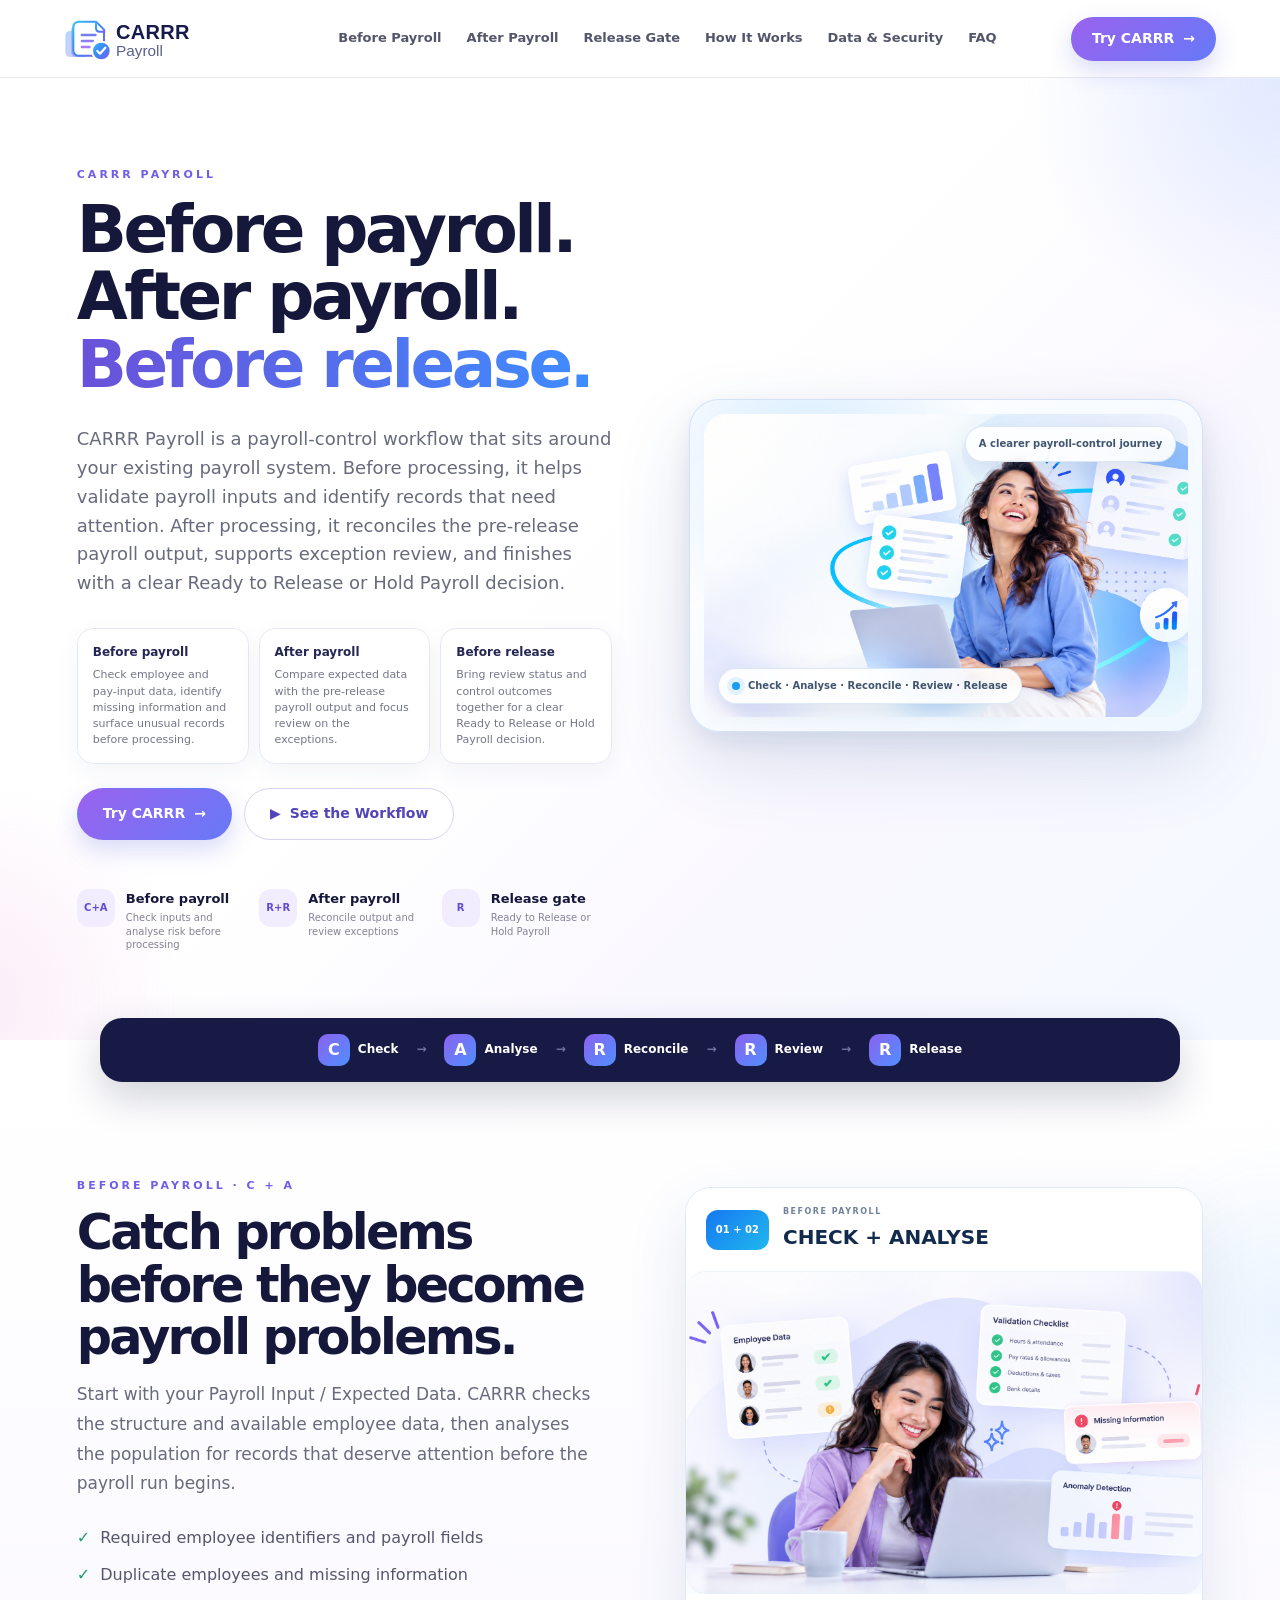
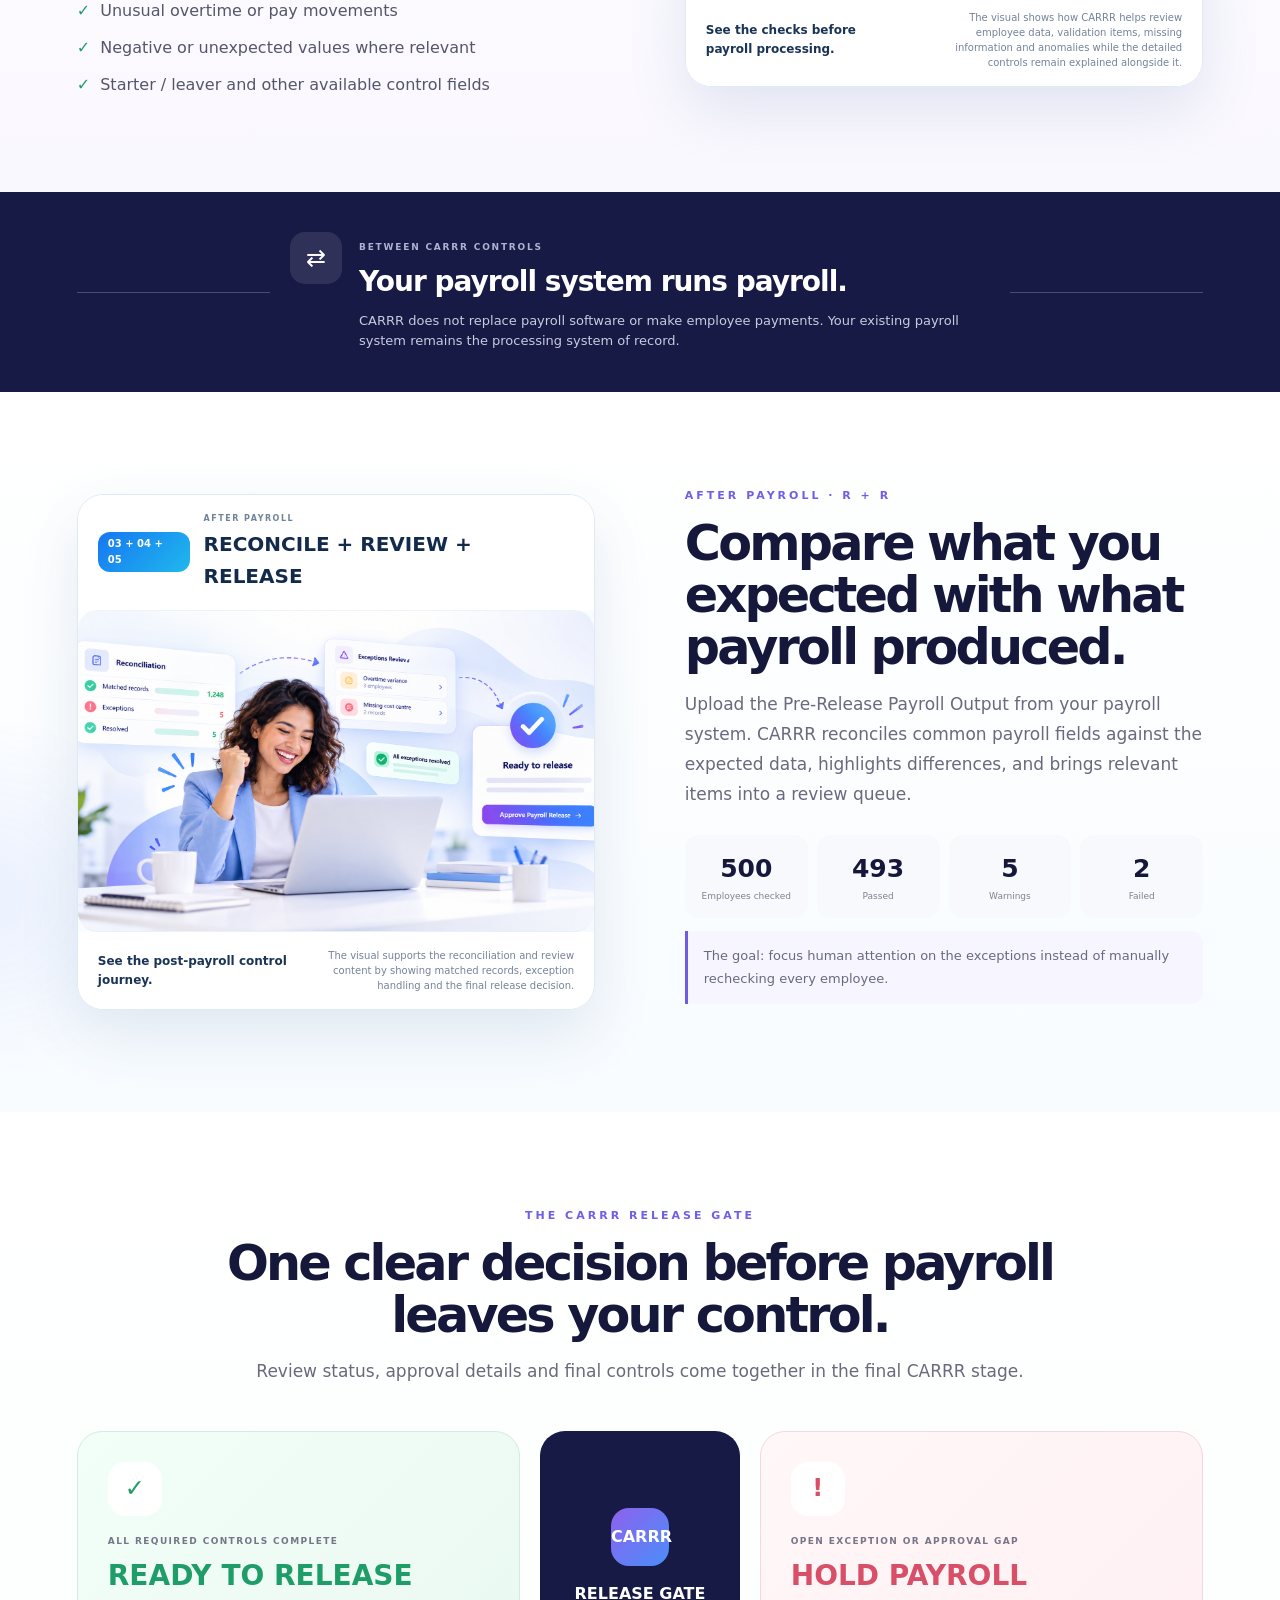
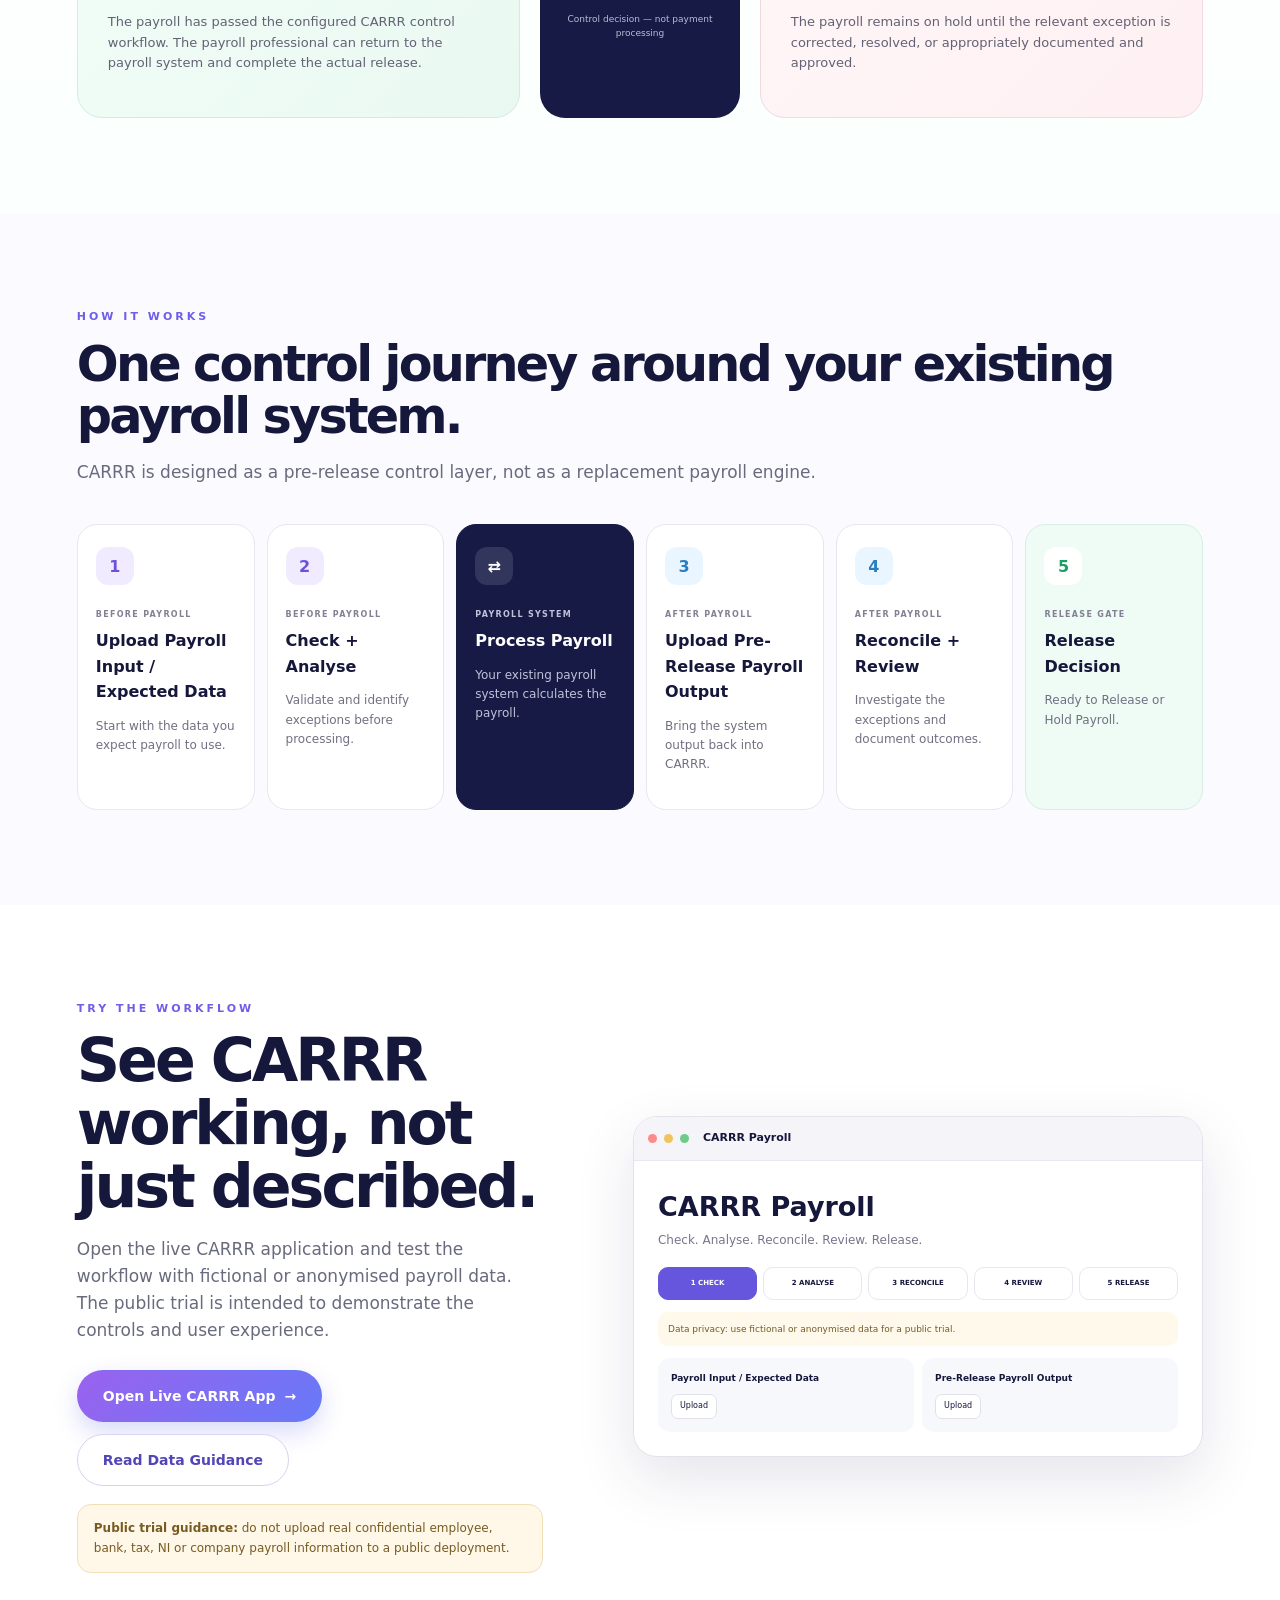
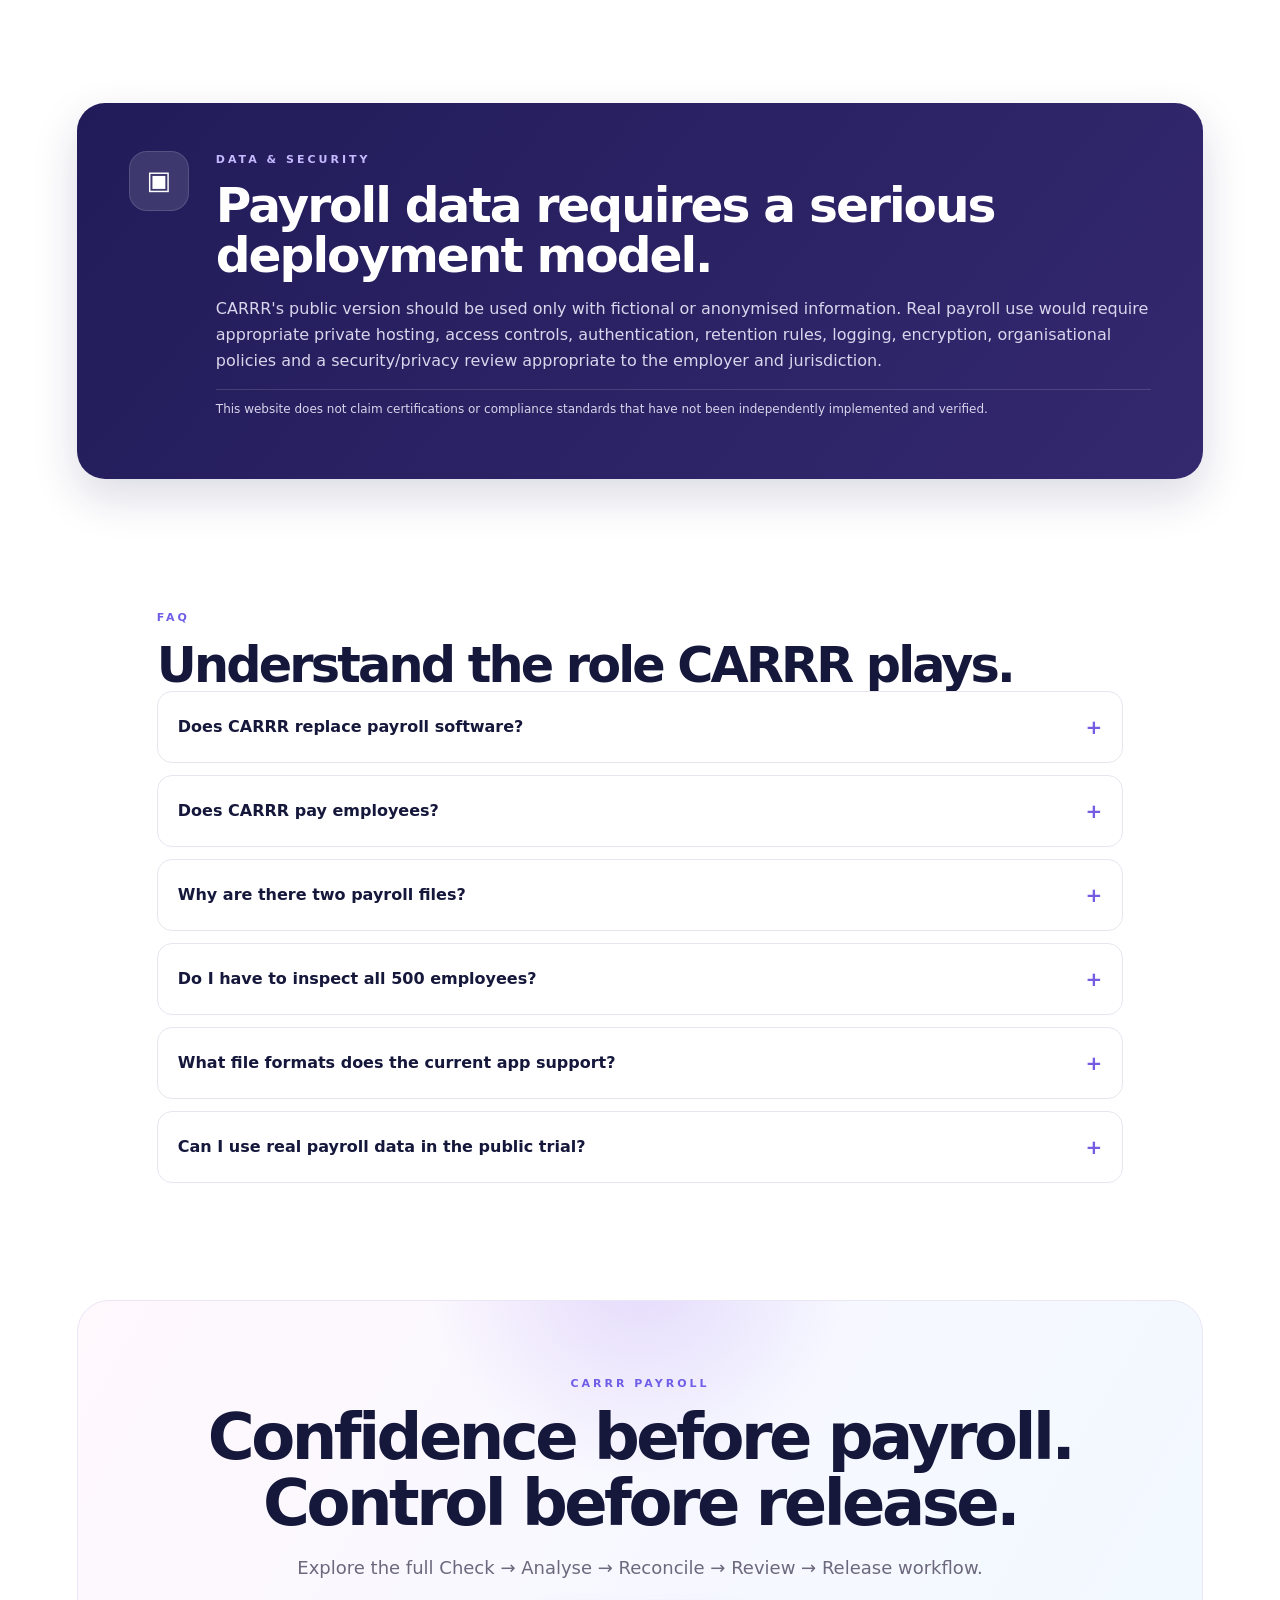
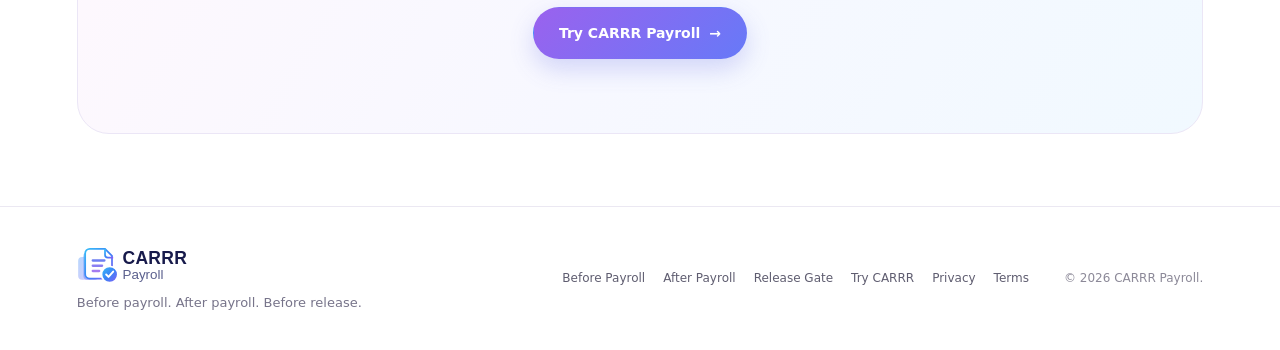
<file: index.html>
<!DOCTYPE html>
<html lang="en">
<head>
  <meta charset="UTF-8" />
  <meta name="viewport" content="width=device-width, initial-scale=1.0" />
  <meta name="description" content="CARRR Payroll — before payroll, after payroll, before release. Check, Analyse, Reconcile, Review and Release with greater confidence." />
  <title>CARRR Payroll | Before payroll. After payroll. Before release.</title>
   <meta property="og:title" content="CARRR Payroll – Payroll Control & Reconciliation Tool">
<meta property="og:description" content="CARRR Payroll helps validate payroll inputs, analyse exceptions, reconcile payroll output, review discrepancies and support a confident release decision.">
<meta property="og:type" content="website">
<meta property="og:url" content="https://venkatasindhuch-lang.github.io/payroll_reconciliation_website/">
<meta property="og:image" content="https://venkatasindhuch-lang.github.io/payroll_reconciliation_website/assets/hero-creative.png">

<meta name="twitter:card" content="summary_large_image">
<meta name="twitter:title" content="CARRR Payroll – Payroll Control & Reconciliation Tool">
<meta name="twitter:description" content="Check → Analyse → Reconcile → Review → Release">
<meta name="twitter:image" content="https://venkatasindhuch-lang.github.io/payroll_reconciliation_website/assets/hero-creative.png">
  <link rel="stylesheet" href="style.css" />
</head>
<body>
  <header class="site-header" id="top">
    <a class="brand" href="#home" aria-label="CARRR Payroll home">
      <img src="assets/carrr-logo.svg" alt="CARRR Payroll" />
    </a>

    <nav class="desktop-nav" aria-label="Primary navigation">
      <a href="#before">Before Payroll</a>
      <a href="#after">After Payroll</a>
      <a href="#gate">Release Gate</a>
      <a href="#workflow">How It Works</a>
      <a href="#security">Data & Security</a>
      <a href="#faq">FAQ</a>
    </nav>

    <div class="header-actions">
      <a class="button button-small button-primary app-link" href="https://smart-payroll-reconciliation.streamlit.app/" target="_blank" rel="noopener">Try CARRR <span>→</span></a>
      <button class="menu-toggle" aria-label="Open menu" aria-expanded="false" aria-controls="mobile-menu">
        <span></span><span></span><span></span>
      </button>
    </div>

    <nav class="mobile-nav" id="mobile-menu" aria-label="Mobile navigation">
      <a href="#before">Before Payroll</a>
      <a href="#after">After Payroll</a>
      <a href="#gate">Release Gate</a>
      <a href="#workflow">How It Works</a>
      <a href="#security">Data & Security</a>
      <a href="#faq">FAQ</a>
      <a class="app-link mobile-app-link" href="https://smart-payroll-reconciliation.streamlit.app/" target="_blank" rel="noopener">Try CARRR Payroll →</a>
    </nav>
  </header>

  <main>
    <section class="hero" id="home">
      <div class="hero-glow hero-glow-one"></div>
      <div class="hero-glow hero-glow-two"></div>

      <div class="hero-copy reveal">
        <p class="eyebrow">CARRR PAYROLL</p>
        <h1>Before payroll.<br />After payroll.<br /><span>Before release.</span></h1>
        <p class="hero-lead">
          CARRR Payroll is a payroll-control workflow that sits around your existing payroll system. Before processing, it helps validate payroll inputs and identify records that need attention. After processing, it reconciles the pre-release payroll output, supports exception review, and finishes with a clear Ready to Release or Hold Payroll decision.
        </p>

        <div class="hero-brief" aria-label="What CARRR Payroll does">
          <div><b>Before payroll</b><span>Check employee and pay-input data, identify missing information and surface unusual records before processing.</span></div>
          <div><b>After payroll</b><span>Compare expected data with the pre-release payroll output and focus review on the exceptions.</span></div>
          <div><b>Before release</b><span>Bring review status and control outcomes together for a clear Ready to Release or Hold Payroll decision.</span></div>
        </div>

        <div class="hero-buttons">
          <a class="button button-primary app-link" href="https://smart-payroll-reconciliation.streamlit.app/" target="_blank" rel="noopener">Try CARRR <span>→</span></a>
          <a class="button button-secondary" href="#workflow"><span class="play-dot">▶</span> See the Workflow</a>
        </div>
        <div class="hero-points" aria-label="Product highlights">
          <div><span class="mini-icon">C+A</span><p><strong>Before payroll</strong><small>Check inputs and analyse risk before processing</small></p></div>
          <div><span class="mini-icon">R+R</span><p><strong>After payroll</strong><small>Reconcile output and review exceptions</small></p></div>
          <div><span class="mini-icon">R</span><p><strong>Release gate</strong><small>Ready to Release or Hold Payroll</small></p></div>
        </div>
      </div>

      <div class="hero-visual reveal" aria-label="CARRR Payroll product dashboard">
        <div class="product-visual product-visual-hero">
          <img src="assets/hero-creative.png" alt="CARRR Payroll professional using payroll controls, validation and review indicators" />
          <div class="visual-badge visual-badge-top">A clearer payroll-control journey</div>
          <div class="visual-badge visual-badge-bottom"><span></span> Check · Analyse · Reconcile · Review · Release</div>
        </div>
      </div>
    </section>

    <section class="control-band reveal" aria-label="CARRR methodology">
      <div><b>C</b><span>Check</span></div>
      <span class="band-arrow">→</span>
      <div><b>A</b><span>Analyse</span></div>
      <span class="band-arrow">→</span>
      <div><b>R</b><span>Reconcile</span></div>
      <span class="band-arrow">→</span>
      <div><b>R</b><span>Review</span></div>
      <span class="band-arrow">→</span>
      <div><b>R</b><span>Release</span></div>
    </section>

    <section class="section split-section before-section" id="before">
      <div class="split-copy reveal">
        <p class="eyebrow">BEFORE PAYROLL · C + A</p>
        <h2>Catch problems before they become payroll problems.</h2>
        <p>
          Start with your Payroll Input / Expected Data. CARRR checks the structure and available employee data, then analyses the population for records that deserve attention before the payroll run begins.
        </p>
        <ul class="check-list">
          <li><span>✓</span> Required employee identifiers and payroll fields</li>
          <li><span>✓</span> Duplicate employees and missing information</li>
          <li><span>✓</span> Unusual overtime or pay movements</li>
          <li><span>✓</span> Negative or unexpected values where relevant</li>
          <li><span>✓</span> Starter / leaver and other available control fields</li>
        </ul>
      </div>
      <div class="stage-showcase visual-showcase reveal">
        <div class="showcase-kicker"><span>01 + 02</span><div><small>BEFORE PAYROLL</small><h3>CHECK + ANALYSE</h3></div></div>
        <img src="assets/before-creative.png" alt="Before payroll validation, employee data checks, missing information and anomaly analysis" />
        <div class="showcase-caption"><b>See the checks before payroll processing.</b><span>The visual shows how CARRR helps review employee data, validation items, missing information and anomalies while the detailed controls remain explained alongside it.</span></div>
      </div>
    </section>

    <section class="payroll-run-section reveal">
      <div class="run-line"></div>
      <div class="run-core"><span>⇄</span><div><small>BETWEEN CARRR CONTROLS</small><h2>Your payroll system runs payroll.</h2><p>CARRR does not replace payroll software or make employee payments. Your existing payroll system remains the processing system of record.</p></div></div>
      <div class="run-line"></div>
    </section>

    <section class="section split-section after-section" id="after">
      <div class="stage-showcase visual-showcase reveal">
        <div class="showcase-kicker"><span>03 + 04 + 05</span><div><small>AFTER PAYROLL</small><h3>RECONCILE + REVIEW + RELEASE</h3></div></div>
        <img src="assets/after-creative.png" alt="After payroll reconciliation, exception review and confident release decision" />
        <div class="showcase-caption"><b>See the post-payroll control journey.</b><span>The visual supports the reconciliation and review content by showing matched records, exception handling and the final release decision.</span></div>
      </div>
      <div class="split-copy reveal">
        <p class="eyebrow">AFTER PAYROLL · R + R</p>
        <h2>Compare what you expected with what payroll produced.</h2>
        <p>
          Upload the Pre-Release Payroll Output from your payroll system. CARRR reconciles common payroll fields against the expected data, highlights differences, and brings relevant items into a review queue.
        </p>
        <div class="metrics-demo">
          <div><strong>500</strong><span>Employees checked</span></div>
          <div><strong>493</strong><span>Passed</span></div>
          <div><strong>5</strong><span>Warnings</span></div>
          <div><strong>2</strong><span>Failed</span></div>
        </div>
        <p class="focus-note">The goal: focus human attention on the exceptions instead of manually rechecking every employee.</p>
      </div>
    </section>

    <section class="section release-section" id="gate">
      <div class="section-heading centered reveal">
        <p class="eyebrow">THE CARRR RELEASE GATE</p>
        <h2>One clear decision before payroll leaves your control.</h2>
        <p>Review status, approval details and final controls come together in the final CARRR stage.</p>
      </div>

      <div class="gate-layout">
        <div class="gate-card ready reveal">
          <div class="gate-icon">✓</div>
          <small>ALL REQUIRED CONTROLS COMPLETE</small>
          <h3>READY TO RELEASE</h3>
          <p>The payroll has passed the configured CARRR control workflow. The payroll professional can return to the payroll system and complete the actual release.</p>
        </div>
        <div class="gate-center reveal">
          <span>CARRR</span>
          <b>RELEASE GATE</b>
          <small>Control decision — not payment processing</small>
        </div>
        <div class="gate-card hold reveal">
          <div class="gate-icon">!</div>
          <small>OPEN EXCEPTION OR APPROVAL GAP</small>
          <h3>HOLD PAYROLL</h3>
          <p>The payroll remains on hold until the relevant exception is corrected, resolved, or appropriately documented and approved.</p>
        </div>
      </div>
    </section>

    <section class="section workflow-section" id="workflow">
      <div class="section-heading reveal">
        <p class="eyebrow">HOW IT WORKS</p>
        <h2>One control journey around your existing payroll system.</h2>
        <p>CARRR is designed as a pre-release control layer, not as a replacement payroll engine.</p>
      </div>

      <div class="workflow-timeline reveal">
        <div class="timeline-card before"><span>1</span><small>BEFORE PAYROLL</small><h3>Upload Payroll Input / Expected Data</h3><p>Start with the data you expect payroll to use.</p></div>
        <div class="timeline-card before"><span>2</span><small>BEFORE PAYROLL</small><h3>Check + Analyse</h3><p>Validate and identify exceptions before processing.</p></div>
        <div class="timeline-card run"><span>⇄</span><small>PAYROLL SYSTEM</small><h3>Process Payroll</h3><p>Your existing payroll system calculates the payroll.</p></div>
        <div class="timeline-card after"><span>3</span><small>AFTER PAYROLL</small><h3>Upload Pre-Release Payroll Output</h3><p>Bring the system output back into CARRR.</p></div>
        <div class="timeline-card after"><span>4</span><small>AFTER PAYROLL</small><h3>Reconcile + Review</h3><p>Investigate the exceptions and document outcomes.</p></div>
        <div class="timeline-card gate"><span>5</span><small>RELEASE GATE</small><h3>Release Decision</h3><p>Ready to Release or Hold Payroll.</p></div>
      </div>
    </section>

    <section class="section trial-section" id="trial">
      <div class="trial-copy reveal">
        <p class="eyebrow">TRY THE WORKFLOW</p>
        <h2>See CARRR working, not just described.</h2>
        <p>
          Open the live CARRR application and test the workflow with fictional or anonymised payroll data. The public trial is intended to demonstrate the controls and user experience.
        </p>
        <div class="trial-actions">
          <a class="button button-primary app-link" href="https://smart-payroll-reconciliation.streamlit.app/" target="_blank" rel="noopener">Open Live CARRR App <span>→</span></a>
          <a class="button button-secondary" href="#security">Read Data Guidance</a>
        </div>
        <div class="trial-note"><b>Public trial guidance:</b> do not upload real confidential employee, bank, tax, NI or company payroll information to a public deployment.</div>
      </div>
      <div class="trial-window reveal">
        <div class="window-bar"><span></span><span></span><span></span><b>CARRR Payroll</b></div>
        <div class="window-content">
          <h3>CARRR Payroll</h3>
          <p>Check. Analyse. Reconcile. Review. Release.</p>
          <div class="app-steps"><span class="active">1 CHECK</span><span>2 ANALYSE</span><span>3 RECONCILE</span><span>4 REVIEW</span><span>5 RELEASE</span></div>
          <div class="trial-privacy">Data privacy: use fictional or anonymised data for a public trial.</div>
          <div class="trial-uploads"><div><b>Payroll Input / Expected Data</b><span>Upload</span></div><div><b>Pre-Release Payroll Output</b><span>Upload</span></div></div>
        </div>
      </div>
    </section>

    <section class="section security-section" id="security">
      <div class="security-panel reveal">
        <div class="security-icon">▣</div>
        <div>
          <p class="eyebrow">DATA & SECURITY</p>
          <h2>Payroll data requires a serious deployment model.</h2>
          <p>
            CARRR's public version should be used only with fictional or anonymised information. Real payroll use would require appropriate private hosting, access controls, authentication, retention rules, logging, encryption, organisational policies and a security/privacy review appropriate to the employer and jurisdiction.
          </p>
          <p class="security-honesty">This website does not claim certifications or compliance standards that have not been independently implemented and verified.</p>
        </div>
      </div>
    </section>

    <section class="section faq-section" id="faq">
      <div class="section-heading reveal">
        <p class="eyebrow">FAQ</p>
        <h2>Understand the role CARRR plays.</h2>
      </div>
      <div class="faq-list reveal">
        <details><summary>Does CARRR replace payroll software?<span>+</span></summary><p>No. CARRR is designed as a payroll control and pre-release review layer around an existing payroll system.</p></details>
        <details><summary>Does CARRR pay employees?<span>+</span></summary><p>No. READY TO RELEASE is a control decision. The payroll professional returns to the payroll system to perform the actual payroll release or payment process.</p></details>
        <details><summary>Why are there two payroll files?<span>+</span></summary><p>The Payroll Input / Expected Data represents what you expect before processing. The Pre-Release Payroll Output is exported from the payroll system after calculation but before final release. CARRR uses the two to reconcile expected versus processed values.</p></details>
        <details><summary>Do I have to inspect all 500 employees?<span>+</span></summary><p>The design goal is the opposite. CARRR applies repeatable checks across the population and directs attention toward exceptions, warnings and failures that need human review.</p></details>
        <details><summary>What file formats does the current app support?<span>+</span></summary><p>The current CARRR prototype can accept common payroll sources including CSV and Excel, with newer preprocessing for Word, PDF and image/OCR-based inputs. Extracted data should always be reviewed before payroll decisions are made.</p></details>
        <details><summary>Can I use real payroll data in the public trial?<span>+</span></summary><p>No. Use fictional or anonymised data in a public deployment. Real payroll information should only be used after a suitable private and secure deployment has been implemented and reviewed.</p></details>
      </div>
    </section>

    <section class="cta-section reveal">
      <div class="cta-glow"></div>
      <p class="eyebrow">CARRR PAYROLL</p>
      <h2>Confidence before payroll.<br />Control before release.</h2>
      <p>Explore the full Check → Analyse → Reconcile → Review → Release workflow.</p>
      <a class="button button-primary app-link" href="https://smart-payroll-reconciliation.streamlit.app/" target="_blank" rel="noopener">Try CARRR Payroll <span>→</span></a>
    </section>
  </main>

  <footer class="footer">
    <div class="footer-brand">
      <a class="brand" href="#top"><img src="assets/carrr-logo.svg" alt="CARRR Payroll" /></a>
      <p>Before payroll. After payroll. Before release.</p>
    </div>
    <div class="footer-links">
      <a href="#before">Before Payroll</a>
      <a href="#after">After Payroll</a>
      <a href="#gate">Release Gate</a>
      <a href="#trial">Try CARRR</a>
      <a href="privacy.html">Privacy</a>
      <a href="terms.html">Terms</a>
    </div>
    <p class="copyright">© <span id="year"></span> CARRR Payroll.</p>
  </footer>

  <script src="script.js"></script>

<script>
(function(){
  const items = document.querySelectorAll('.reveal-on-scroll');
  if(!('IntersectionObserver' in window)){
    items.forEach(el => el.classList.add('is-visible'));
    return;
  }
  const observer = new IntersectionObserver((entries)=>{
    entries.forEach(entry=>{
      if(entry.isIntersecting){
        entry.target.classList.add('is-visible');
        observer.unobserve(entry.target);
      }
    });
  }, {threshold:0.12, rootMargin:'0px 0px -40px 0px'});
  items.forEach(el => observer.observe(el));
})();
</script>

</body>
</html>
</file>
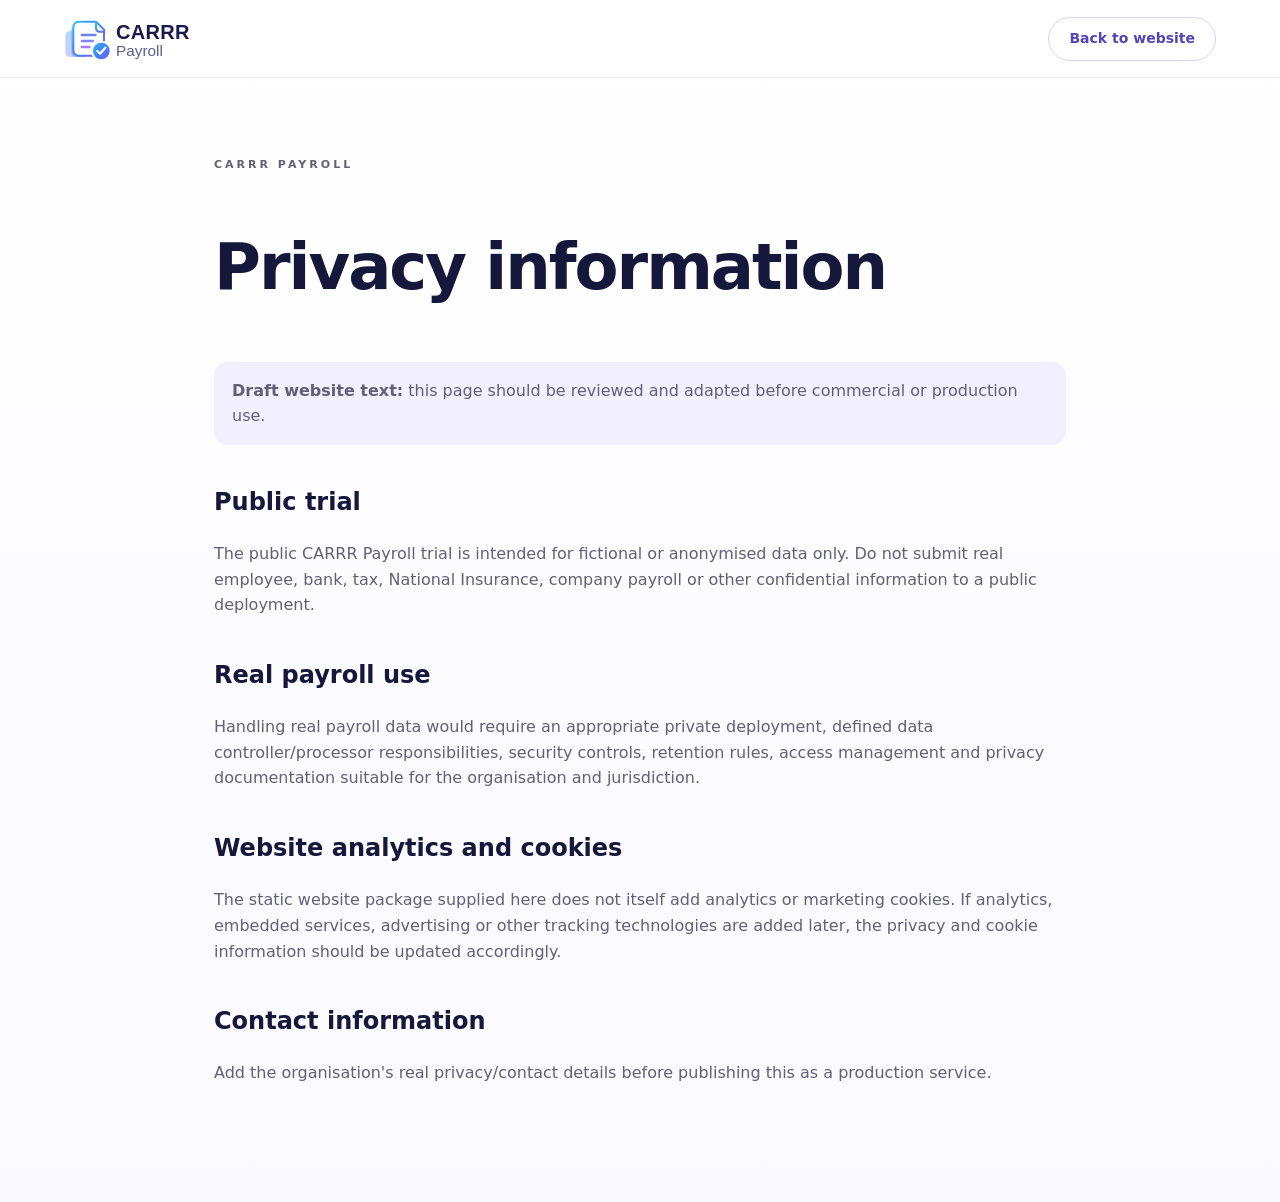
<file: privacy.html>
<!DOCTYPE html><html lang="en"><head><meta charset="UTF-8"><meta name="viewport" content="width=device-width,initial-scale=1"><title>Privacy | CARRR Payroll</title><link rel="stylesheet" href="style.css"></head><body class="legal-page"><header class="site-header"><a class="brand" href="index.html"><img src="assets/carrr-logo.svg" alt="CARRR Payroll"></a><a class="button button-small button-secondary" href="index.html">Back to website</a></header><main class="legal-wrap"><p class="eyebrow">CARRR PAYROLL</p><h1>Privacy information</h1><p class="legal-note"><strong>Draft website text:</strong> this page should be reviewed and adapted before commercial or production use.</p><h2>Public trial</h2><p>The public CARRR Payroll trial is intended for fictional or anonymised data only. Do not submit real employee, bank, tax, National Insurance, company payroll or other confidential information to a public deployment.</p><h2>Real payroll use</h2><p>Handling real payroll data would require an appropriate private deployment, defined data controller/processor responsibilities, security controls, retention rules, access management and privacy documentation suitable for the organisation and jurisdiction.</p><h2>Website analytics and cookies</h2><p>The static website package supplied here does not itself add analytics or marketing cookies. If analytics, embedded services, advertising or other tracking technologies are added later, the privacy and cookie information should be updated accordingly.</p><h2>Contact information</h2><p>Add the organisation's real privacy/contact details before publishing this as a production service.</p></main></body></html>
</file>
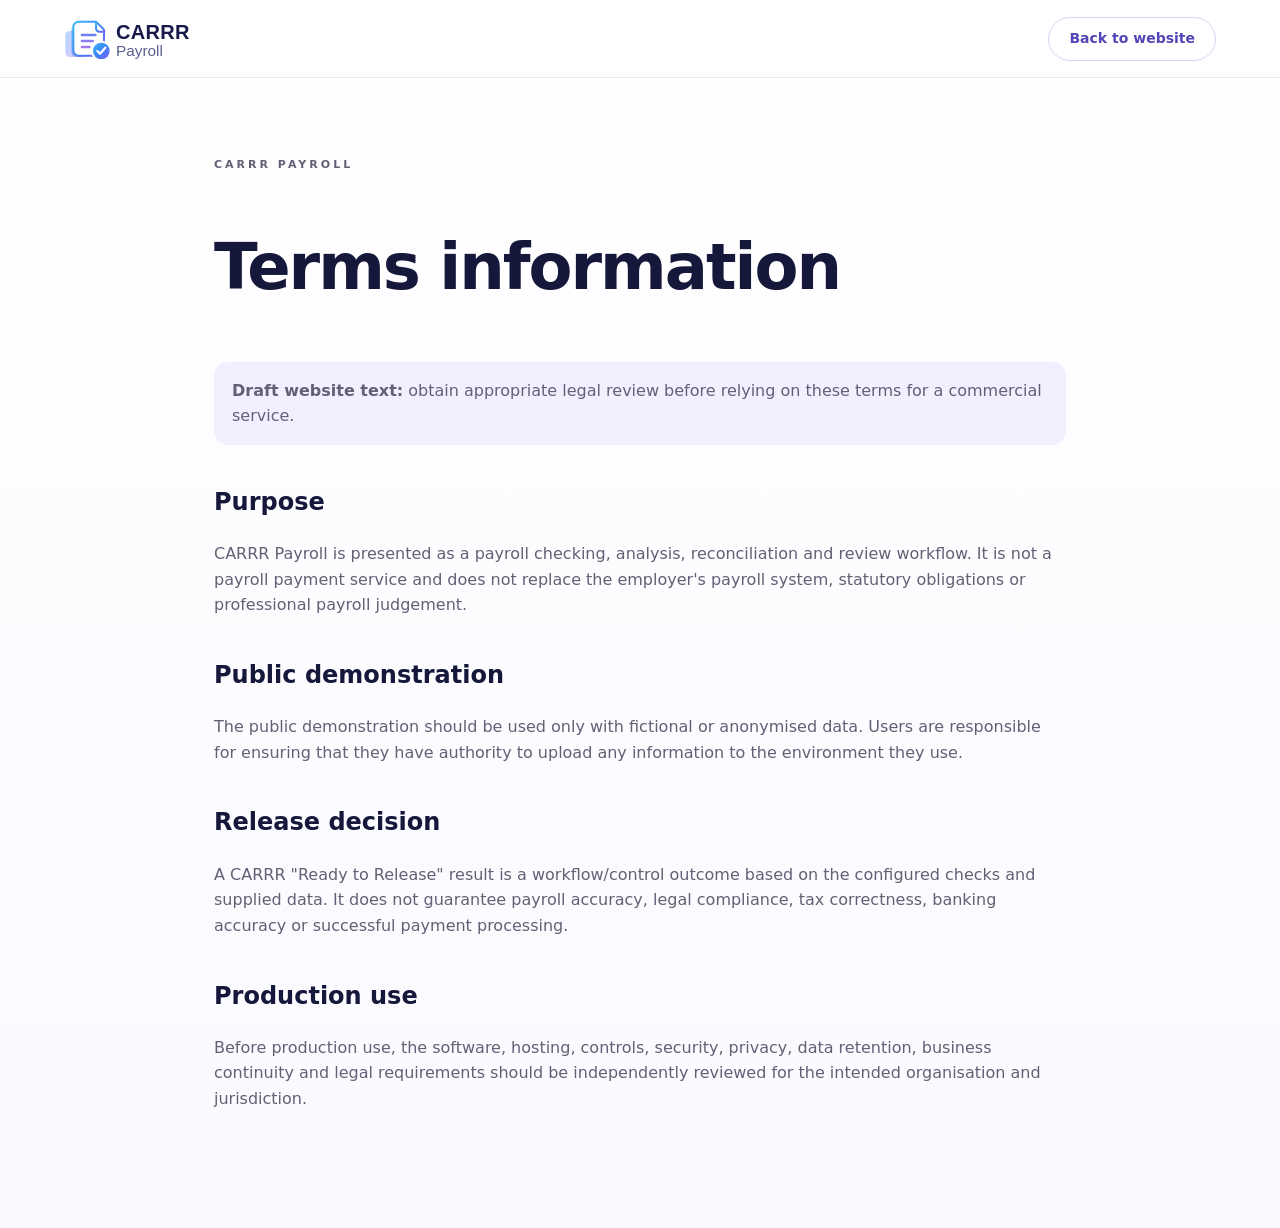
<file: terms.html>
<!DOCTYPE html><html lang="en"><head><meta charset="UTF-8"><meta name="viewport" content="width=device-width,initial-scale=1"><title>Terms | CARRR Payroll</title><link rel="stylesheet" href="style.css"></head><body class="legal-page"><header class="site-header"><a class="brand" href="index.html"><img src="assets/carrr-logo.svg" alt="CARRR Payroll"></a><a class="button button-small button-secondary" href="index.html">Back to website</a></header><main class="legal-wrap"><p class="eyebrow">CARRR PAYROLL</p><h1>Terms information</h1><p class="legal-note"><strong>Draft website text:</strong> obtain appropriate legal review before relying on these terms for a commercial service.</p><h2>Purpose</h2><p>CARRR Payroll is presented as a payroll checking, analysis, reconciliation and review workflow. It is not a payroll payment service and does not replace the employer's payroll system, statutory obligations or professional payroll judgement.</p><h2>Public demonstration</h2><p>The public demonstration should be used only with fictional or anonymised data. Users are responsible for ensuring that they have authority to upload any information to the environment they use.</p><h2>Release decision</h2><p>A CARRR "Ready to Release" result is a workflow/control outcome based on the configured checks and supplied data. It does not guarantee payroll accuracy, legal compliance, tax correctness, banking accuracy or successful payment processing.</p><h2>Production use</h2><p>Before production use, the software, hosting, controls, security, privacy, data retention, business continuity and legal requirements should be independently reviewed for the intended organisation and jurisdiction.</p></main></body></html>
</file>
<file: style.css>
:root{
  --ink:#15173b;--navy:#191c48;--muted:#686a7d;--line:#e8e8f2;--paper:#fff;--soft:#f8f9ff;
  --purple:#6f5ee7;--violet:#9a62ee;--blue:#3e8cff;--cyan:#36b7e9;--green:#1f9d68;--red:#d84f68;
  --before:#f4efff;--after:#eef7ff;--run:#181b48;--gate:#effbf5;--shadow:0 22px 60px rgba(41,43,89,.12);
}
*{box-sizing:border-box}html{scroll-behavior:smooth}body{margin:0;font-family:Inter,ui-sans-serif,system-ui,-apple-system,BlinkMacSystemFont,"Segoe UI",sans-serif;color:var(--ink);background:#fff;line-height:1.6}a{text-decoration:none;color:inherit}button,input,textarea,select{font:inherit}.site-header{position:sticky;top:0;z-index:1000;height:78px;padding:0 clamp(22px,5vw,76px);display:flex;align-items:center;justify-content:space-between;gap:28px;background:rgba(255,255,255,.92);backdrop-filter:blur(18px);border-bottom:1px solid rgba(231,231,241,.9)}.brand{display:flex;align-items:center}.brand img{height:48px;width:auto;display:block}.desktop-nav{display:flex;align-items:center;gap:25px}.desktop-nav a{font-size:13px;font-weight:750;color:#53556b}.desktop-nav a:hover{color:var(--purple)}.header-actions{display:flex;align-items:center}.button{display:inline-flex;align-items:center;justify-content:center;gap:9px;min-height:52px;padding:0 25px;border-radius:999px;font-weight:800;font-size:14px;transition:.22s ease;border:1px solid transparent}.button:hover{transform:translateY(-2px)}.button-small{min-height:44px;padding:0 20px}.button-primary{color:#fff;background:linear-gradient(135deg,var(--violet),var(--blue));box-shadow:0 10px 25px rgba(88,93,224,.23)}.button-secondary{border-color:#d8d3f3;background:#fff;color:#5145b8}.menu-toggle{display:none;width:42px;height:42px;border:0;background:transparent;padding:9px}.menu-toggle span{display:block;height:2px;background:#34364e;margin:5px 0}.mobile-nav{display:none}
.hero{position:relative;overflow:hidden;display:grid;grid-template-columns:minmax(0,1.02fr) minmax(420px,.98fr);gap:clamp(42px,6vw,90px);align-items:center;min-height:720px;padding:88px clamp(22px,6vw,92px) 75px;background:linear-gradient(135deg,#fff 0%,#fff 46%,#faf8ff 70%,#f3f9ff 100%)}.hero-glow{position:absolute;border-radius:50%;filter:blur(2px);pointer-events:none}.hero-glow-one{width:440px;height:440px;left:-250px;bottom:-180px;background:radial-gradient(circle,rgba(234,171,222,.22),transparent 70%)}.hero-glow-two{width:520px;height:520px;right:-260px;top:-260px;background:radial-gradient(circle,rgba(157,187,255,.28),transparent 70%)}.hero-copy,.hero-visual{position:relative;z-index:1}.eyebrow{margin:0 0 12px;color:var(--purple);font-size:11px;font-weight:900;letter-spacing:3px}.hero h1,.section h2,.cta-section h2{margin:0;line-height:1.03;letter-spacing:-3.5px}.hero h1{font-size:clamp(50px,5.15vw,76px)}.hero h1 span{background:linear-gradient(90deg,#6a51d9,#3f8cff);-webkit-background-clip:text;background-clip:text;color:transparent}.hero-lead{max-width:720px;margin:26px 0 30px;color:var(--muted);font-size:18px}.hero-buttons{display:flex;gap:12px;flex-wrap:wrap}.hero-points{display:grid;grid-template-columns:repeat(3,1fr);gap:12px;margin-top:36px}.hero-points>div{display:flex;gap:11px;align-items:flex-start;padding:13px 0}.mini-icon{width:38px;height:38px;flex:none;display:grid;place-items:center;border-radius:12px;background:#f1edff;color:#624bd3;font-size:10px;font-weight:900}.hero-points p{margin:0;display:flex;flex-direction:column}.hero-points strong{font-size:13px}.hero-points small{margin-top:2px;color:#858294;font-size:10px;line-height:1.35}
.journey-card{padding:26px;border:1px solid #e6e4ef;border-radius:28px;background:rgba(255,255,255,.93);box-shadow:var(--shadow)}.journey-topline{margin-bottom:18px;font-size:10px;letter-spacing:2px;font-weight:900;color:#8b87a0}.journey-stage{padding:22px;border-radius:20px;border:1px solid #e5e3ee}.stage-before{background:linear-gradient(135deg,#faf7ff,#f0ecff)}.stage-after{background:linear-gradient(135deg,#f7fbff,#ebf6ff)}.stage-label{font-size:10px;font-weight:900;letter-spacing:2px;color:#69667c}.stage-actions{display:flex;gap:8px;margin:10px 0 8px}.stage-actions span{padding:7px 10px;border-radius:999px;background:#fff;border:1px solid #e0dcef;font-size:9px;font-weight:900}.journey-stage p{margin:0;color:#6d6b7e;font-size:12px}.journey-connector{display:grid;grid-template-columns:1fr auto 1fr;align-items:center;gap:10px;padding:14px 0}.connector-line{height:1px;background:#dcd9e8}.payroll-run{padding:9px 13px;border-radius:12px;color:#fff;background:var(--run);display:flex;flex-direction:column;align-items:center}.payroll-run b{font-size:10px;letter-spacing:1.5px}.payroll-run small{color:#bfc2dc;font-size:8px}.release-gate-mini{margin-top:14px;padding:16px;border-radius:17px;background:linear-gradient(135deg,#eaf9f1,#f6fffa);border:1px solid #d4eee0;display:flex;align-items:center;gap:12px}.release-gate-mini>span{width:40px;height:40px;display:grid;place-items:center;border-radius:12px;background:#fff;color:var(--green);font-weight:900}.release-gate-mini div{display:flex;flex-direction:column}.release-gate-mini b{font-size:12px}.release-gate-mini small{color:#4f7965;font-size:9px}.control-band{margin:-22px auto 0;position:relative;z-index:3;width:min(1080px,calc(100% - 40px));padding:16px 22px;display:flex;align-items:center;justify-content:center;gap:18px;border-radius:22px;background:#171a45;color:#fff;box-shadow:0 16px 40px rgba(25,28,72,.2)}.control-band>div{display:flex;align-items:center;gap:8px}.control-band b{width:32px;height:32px;display:grid;place-items:center;border-radius:10px;background:linear-gradient(135deg,#8c62ef,#4e8fff)}.control-band span{font-size:12px;font-weight:700}.band-arrow{color:#70769d!important}
.section{padding:95px clamp(22px,6vw,92px)}.split-section{display:grid;grid-template-columns:1fr 1fr;gap:clamp(48px,7vw,110px);align-items:center}.split-copy h2,.section-heading h2{font-size:clamp(36px,3.85vw,54px);margin:0;line-height:1.06;letter-spacing:-2.8px}.split-copy>p:not(.eyebrow),.section-heading>p:not(.eyebrow){color:var(--muted);font-size:17px}.before-section{background:linear-gradient(180deg,#fff 0%,#faf8ff 100%)}.after-section{background:linear-gradient(180deg,#fff 0%,#f8fcff 100%)}.check-list{list-style:none;padding:0;margin:26px 0 0;display:grid;gap:11px}.check-list li{display:flex;gap:10px;align-items:flex-start;color:#55566b}.check-list li span{color:var(--green);font-weight:900}.stage-showcase{padding:26px;border-radius:26px;background:#fff;border:1px solid #e8e6f0;box-shadow:var(--shadow)}.showcase-head{display:flex;align-items:center;gap:14px;margin-bottom:20px}.showcase-head>span{width:48px;height:48px;border-radius:15px;display:grid;place-items:center;color:#fff;background:linear-gradient(135deg,#8a61ec,#4a8efb);font-weight:900}.showcase-head small{font-size:9px;letter-spacing:1.6px;color:#8a8797;font-weight:900}.showcase-head h3{margin:1px 0 0;font-size:25px}.mini-table{border:1px solid #ebe9f2;border-radius:14px;overflow:hidden}.mini-row{display:grid;grid-template-columns:1fr auto;padding:11px 13px;border-top:1px solid #efedf4;font-size:12px}.mini-row.head{border-top:0;background:#f7f6fa;font-weight:800;color:#747184}.ok{color:var(--green);font-weight:800}.warn{color:#ae701c;font-weight:800}.analyse-card{margin-top:15px;padding:16px;border-radius:16px;background:linear-gradient(135deg,#f7f3ff,#fbf9ff)}.analyse-card b{font-size:11px;color:#684dd6}.analyse-card p{margin:5px 0 0;color:#68667a;font-size:13px}.review-card{background:linear-gradient(135deg,#f1f8ff,#f9fcff)}
.payroll-run-section{padding:40px clamp(22px,6vw,92px);display:grid;grid-template-columns:1fr minmax(0,700px) 1fr;align-items:center;gap:20px;background:#171a45;color:#fff}.run-line{height:1px;background:#484c75}.run-core{display:flex;gap:17px;align-items:flex-start}.run-core>span{width:52px;height:52px;flex:none;display:grid;place-items:center;border-radius:15px;background:rgba(255,255,255,.1);font-size:24px}.run-core small{color:#aeb2d3;font-size:9px;letter-spacing:1.8px;font-weight:900}.run-core h2{margin:2px 0 6px;font-size:28px;letter-spacing:-1px}.run-core p{margin:0;color:#c8cbe0;font-size:13px}.recon-grid{display:grid;grid-template-columns:1fr auto 1fr;gap:12px;align-items:center}.recon-grid>div:not(.vs){padding:17px;border-radius:15px;background:#f8f8fc}.recon-grid small{display:block;color:#868395;font-size:8px;font-weight:900;letter-spacing:1px}.recon-grid strong{display:block;margin-top:4px;font-size:20px}.vs{color:#7265dc;font-weight:900}.variance{display:flex;justify-content:space-between;align-items:center;margin-top:12px;padding:12px 14px;border-radius:13px;background:#fff2f3;color:#a54357;font-size:12px}.metrics-demo{display:grid;grid-template-columns:repeat(4,1fr);gap:9px;margin-top:26px}.metrics-demo div{padding:14px 8px;text-align:center;border-radius:14px;background:#f8f9fc}.metrics-demo strong{display:block;font-size:25px}.metrics-demo span{display:block;color:#838092;font-size:9px}.focus-note{padding:14px 16px;border-left:3px solid #6e5de2;background:#f7f5ff;border-radius:0 12px 12px 0;font-size:13px!important}
.release-section{background:linear-gradient(180deg,#fff,#fbfffd)}.centered{text-align:center;max-width:900px;margin:0 auto 45px}.gate-layout{display:grid;grid-template-columns:1fr minmax(170px,.45fr) 1fr;gap:20px;align-items:stretch}.gate-card{padding:30px;border-radius:25px;border:1px solid}.gate-card.ready{background:linear-gradient(135deg,#f2fff8,#e9f8f1);border-color:#d3ecdf}.gate-card.hold{background:linear-gradient(135deg,#fff7f8,#fff0f2);border-color:#f2d8df}.gate-icon{width:54px;height:54px;display:grid;place-items:center;border-radius:17px;font-size:24px;font-weight:900;background:#fff}.ready .gate-icon,.ready h3{color:var(--green)}.hold .gate-icon,.hold h3{color:var(--red)}.gate-card small{display:block;margin:18px 0 6px;color:#777588;font-size:9px;letter-spacing:1.4px;font-weight:900}.gate-card h3{margin:0;font-size:28px}.gate-card p{color:#636174;font-size:13px}.gate-center{border-radius:25px;background:#171a45;color:#fff;display:flex;flex-direction:column;align-items:center;justify-content:center;text-align:center;padding:24px}.gate-center span{width:58px;height:58px;border-radius:18px;display:grid;place-items:center;background:linear-gradient(135deg,#8d62ed,#4a8efa);font-weight:900}.gate-center b{margin-top:15px}.gate-center small{margin-top:5px;color:#b9bdd7;font-size:9px}
.workflow-section{background:#fbfbff}.workflow-timeline{display:grid;grid-template-columns:repeat(6,1fr);gap:12px;margin-top:38px}.timeline-card{padding:22px 18px;border-radius:20px;border:1px solid #e8e6f0;background:#fff;min-height:230px}.timeline-card>span{width:38px;height:38px;display:grid;place-items:center;border-radius:12px;font-weight:900}.timeline-card small{display:block;margin-top:24px;color:#838094;font-size:8px;letter-spacing:1.3px;font-weight:900}.timeline-card h3{font-size:16px;margin:6px 0 8px}.timeline-card p{color:#717082;font-size:12px}.timeline-card.before>span{background:#f0ebff;color:#6b52d9}.timeline-card.after>span{background:#eaf6ff;color:#2b7fc1}.timeline-card.run{background:#171a45;color:#fff;border-color:#171a45}.timeline-card.run>span{background:rgba(255,255,255,.12)}.timeline-card.run small,.timeline-card.run p{color:#bfc2d8}.timeline-card.gate{background:#effbf5;border-color:#d8eee2}.timeline-card.gate>span{background:#fff;color:var(--green)}
.trial-section{display:grid;grid-template-columns:.9fr 1.1fr;gap:clamp(45px,7vw,100px);align-items:center}.trial-copy h2{margin:0;font-size:clamp(42px,4.7vw,64px);line-height:1.05;letter-spacing:-3px}.trial-copy>p:not(.eyebrow){color:var(--muted);font-size:17px}.trial-actions{display:flex;gap:12px;flex-wrap:wrap;margin:26px 0 18px}.trial-note{padding:14px 16px;border-radius:14px;background:#fff7e8;border:1px solid #f1dfb6;color:#765c22;font-size:12px}.trial-window{border:1px solid #e4e3ed;border-radius:24px;overflow:hidden;background:#fff;box-shadow:var(--shadow)}.window-bar{height:44px;padding:0 14px;display:flex;align-items:center;gap:7px;background:#f5f5f9;border-bottom:1px solid #e8e7ef}.window-bar span{width:9px;height:9px;border-radius:50%;background:#d8d5e4}.window-bar span:first-child{background:#ff8a8a}.window-bar span:nth-child(2){background:#f0c45b}.window-bar span:nth-child(3){background:#6fca8c}.window-bar b{margin-left:7px;font-size:11px}.window-content{padding:24px}.window-content h3{margin:0;font-size:27px}.window-content>p{margin:3px 0 17px;color:#77758b;font-size:12px}.app-steps{display:grid;grid-template-columns:repeat(5,1fr);gap:6px}.app-steps span{padding:10px 4px;text-align:center;border:1px solid #e8e6ef;border-radius:10px;font-size:7px;font-weight:900}.app-steps .active{background:#6656dd;color:#fff;border-color:#6656dd}.trial-privacy{margin-top:12px;padding:10px;border-radius:10px;background:#fff9eb;color:#735c25;font-size:9px}.trial-uploads{display:grid;grid-template-columns:1fr 1fr;gap:8px;margin-top:12px}.trial-uploads div{padding:13px;border-radius:12px;background:#f7f8fb}.trial-uploads b{display:block;font-size:9px}.trial-uploads span{display:inline-block;margin-top:8px;padding:5px 8px;border-radius:7px;background:#fff;border:1px solid #e2e1e9;font-size:8px}
.security-section{padding-top:35px;padding-bottom:35px}.security-panel{max-width:1230px;margin:0 auto;padding:48px 52px;border-radius:28px;display:grid;grid-template-columns:auto 1fr;gap:27px;align-items:flex-start;color:#fff;background:linear-gradient(130deg,#211c59,#34286f);box-shadow:0 18px 45px rgba(33,28,89,.16)}.security-panel .eyebrow{color:#c5b9ff}.security-panel h2{color:#fff;font-size:clamp(32px,3.8vw,52px);margin:0;letter-spacing:-2px}.security-panel p{color:#d9d5ec}.security-icon{width:60px;height:60px;border-radius:18px;display:grid;place-items:center;font-size:26px;color:#fff;background:rgba(255,255,255,.12);border:1px solid rgba(255,255,255,.13)}.security-honesty{padding-top:10px;border-top:1px solid rgba(255,255,255,.14);font-size:12px!important}
.faq-section{max-width:1120px;margin:0 auto}.faq-list{display:grid;gap:12px}.faq-list details{border:1px solid #e8e5ef;border-radius:15px;background:#fff;overflow:hidden}.faq-list summary{cursor:pointer;list-style:none;display:flex;align-items:center;justify-content:space-between;gap:18px;padding:19px 20px;font-weight:750}.faq-list summary::-webkit-details-marker{display:none}.faq-list summary span{color:#755ce2;font-size:20px;transition:transform .2s ease}.faq-list details[open] summary span{transform:rotate(45deg)}.faq-list details p{margin:0;padding:0 20px 20px;color:#68667a}.cta-section{margin:22px clamp(22px,6vw,92px) 72px;padding:74px 30px;text-align:center;position:relative;overflow:hidden;border:1px solid #ebe6f6;border-radius:32px;background:linear-gradient(120deg,#fff8fd,#f7f8ff 53%,#f1f9ff)}.cta-section>*{position:relative;z-index:1}.cta-glow{position:absolute;z-index:0;width:430px;height:430px;left:50%;top:-250px;transform:translateX(-50%);border-radius:50%;background:radial-gradient(circle,rgba(159,122,241,.24),transparent 70%)}.cta-section h2{font-size:clamp(40px,5vw,66px)}.cta-section>p:not(.eyebrow){color:#6c687d;font-size:18px;margin:17px 0 25px}.footer{padding:36px clamp(22px,6vw,92px);display:grid;grid-template-columns:1fr auto auto;gap:35px;align-items:center;border-top:1px solid #ebe8f2;background:#fff}.footer-brand .brand img{height:42px}.footer-brand p{margin:8px 0 0;color:#77748a;font-size:13px}.footer-links{display:flex;flex-wrap:wrap;gap:18px;justify-content:center}.footer-links a{color:#5f5d70;font-size:12px}.footer-links a:hover{color:var(--purple)}.copyright{margin:0;color:#8c8998;font-size:12px;white-space:nowrap}.reveal{opacity:0;transform:translateY(14px);transition:opacity .55s ease,transform .55s ease}.reveal.visible{opacity:1;transform:none}
.legal-page{min-height:100vh;background:linear-gradient(180deg,#fff,#faf9ff)}.legal-wrap{max-width:900px;margin:0 auto;padding:78px 24px 100px}.legal-wrap h1{font-size:clamp(42px,6vw,64px);letter-spacing:-2px}.legal-wrap h2{margin-top:38px}.legal-wrap p,.legal-wrap li{color:#626075}.legal-note{padding:16px 18px;border-radius:14px;background:#f2efff;color:#5547a8}
@media(max-width:1180px){.desktop-nav{display:none}.menu-toggle{display:block}.header-actions .button-small{display:none}.mobile-nav{position:absolute;left:18px;right:18px;top:70px;display:none;padding:14px;border:1px solid #e8e5ef;border-radius:16px;background:rgba(255,255,255,.98);box-shadow:var(--shadow)}.mobile-nav.open{display:grid}.mobile-nav a{padding:12px 10px;font-weight:700;color:#4f4d64}.mobile-app-link{color:#674dd7!important}.hero{grid-template-columns:1fr;padding-top:65px}.hero-copy{max-width:820px}.hero-visual{max-width:760px;width:100%;margin:0 auto}.split-section,.trial-section{grid-template-columns:1fr}.stage-showcase{max-width:760px;width:100%}.workflow-timeline{grid-template-columns:repeat(3,1fr)}.gate-layout{grid-template-columns:1fr 1fr}.gate-center{grid-column:1/-1;grid-row:1}.footer{grid-template-columns:1fr;text-align:center}.footer-brand .brand{justify-content:center}.copyright{white-space:normal}}
@media(max-width:720px){.site-header{height:68px;padding:0 16px}.brand img{height:38px}.hero{padding:54px 20px 62px}.hero h1{font-size:52px;letter-spacing:-3px}.hero-lead{font-size:17px}.hero-buttons .button{width:100%}.hero-points{grid-template-columns:1fr}.control-band{gap:8px;padding:12px 10px}.control-band>div{flex-direction:column;gap:2px}.control-band span{font-size:8px}.band-arrow{font-size:10px!important}.section{padding:64px 20px}.split-copy h2,.section-heading h2,.trial-copy h2{font-size:40px;letter-spacing:-2px}.payroll-run-section{grid-template-columns:1fr;padding:35px 20px}.run-line{display:none}.metrics-demo{grid-template-columns:1fr 1fr}.gate-layout{grid-template-columns:1fr}.gate-center{grid-column:auto;grid-row:auto}.workflow-timeline{grid-template-columns:1fr}.trial-uploads{grid-template-columns:1fr}.security-section{padding:20px}.security-panel{padding:32px 23px;grid-template-columns:1fr}.security-panel h2{font-size:38px}.cta-section{margin:10px 20px 55px;padding:55px 22px}.cta-section h2{font-size:43px;letter-spacing:-2px}.footer{padding:30px 20px}.footer-links{gap:13px}.recon-grid{grid-template-columns:1fr}.vs{text-align:center}.stage-actions{flex-wrap:wrap}.app-steps{grid-template-columns:repeat(3,1fr)}.app-steps span:nth-child(4),.app-steps span:nth-child(5){display:none}}
@media(prefers-reduced-motion:reduce){html{scroll-behavior:auto}.reveal{opacity:1;transform:none;transition:none}.button{transition:none}}

/* CARRR visual product refresh */
.product-visual{position:relative;border-radius:30px;padding:14px;background:linear-gradient(145deg,rgba(255,255,255,.96),rgba(239,247,255,.94));border:1px solid rgba(209,225,247,.95);box-shadow:0 30px 75px rgba(36,83,145,.16),0 8px 28px rgba(34,54,96,.08);overflow:hidden}
.product-visual:before{content:"";position:absolute;inset:-25% 35% 40% -20%;background:radial-gradient(circle,rgba(32,155,255,.18),transparent 67%);pointer-events:none}
.product-visual img{position:relative;z-index:1;display:block;width:100%;height:auto;aspect-ratio:16/10;object-fit:cover;object-position:center;border-radius:22px}
.visual-badge{position:absolute;z-index:2;display:flex;align-items:center;gap:8px;padding:9px 13px;border-radius:999px;background:rgba(255,255,255,.9);border:1px solid rgba(219,231,246,.95);box-shadow:0 8px 24px rgba(38,75,128,.12);backdrop-filter:blur(10px);color:#40556f;font-size:10px;font-weight:800}
.visual-badge-top{right:26px;top:26px}.visual-badge-bottom{left:28px;bottom:27px}.visual-badge-bottom span{width:8px;height:8px;border-radius:50%;background:#1b9cf0;box-shadow:0 0 0 5px rgba(27,156,240,.12)}
.visual-showcase{padding:0;overflow:hidden;background:linear-gradient(145deg,#fff,#f5faff);border-color:#dfeaf7;box-shadow:0 25px 60px rgba(40,83,137,.12)}
.visual-showcase img{display:block;width:100%;aspect-ratio:1.17/1;object-fit:cover;object-position:center;border-top:1px solid #edf3fa;border-bottom:1px solid #e8f0f9}
.showcase-kicker{display:flex;align-items:center;gap:14px;padding:18px 20px;background:rgba(255,255,255,.96)}
.showcase-kicker>span{min-width:62px;height:40px;padding:0 10px;border-radius:12px;display:grid;place-items:center;color:#fff;background:linear-gradient(135deg,#1677f2,#20b9ed);font-size:10px;font-weight:900}
.showcase-kicker small{display:block;color:#71839a;font-size:8px;letter-spacing:1.5px;font-weight:900}.showcase-kicker h3{margin:2px 0 0;font-size:20px;color:#122b4c}
.showcase-caption{display:flex;justify-content:space-between;gap:16px;align-items:center;padding:16px 20px;background:#fff}.showcase-caption b{font-size:12px;color:#193457}.showcase-caption span{max-width:55%;color:#74839a;font-size:10px;line-height:1.5;text-align:right}
.before-section,.after-section{position:relative;overflow:hidden}.before-section:after,.after-section:after{content:"";position:absolute;width:360px;height:360px;border-radius:50%;filter:blur(1px);pointer-events:none;z-index:0}.before-section:after{right:-180px;top:8%;background:radial-gradient(circle,rgba(67,176,255,.10),transparent 70%)}.after-section:after{left:-190px;bottom:5%;background:radial-gradient(circle,rgba(88,121,246,.09),transparent 70%)}.before-section>*,.after-section>*{position:relative;z-index:1}
@media(max-width:1180px){.product-visual{max-width:820px;margin:0 auto}.product-visual img,.visual-showcase img{aspect-ratio:16/10}.visual-showcase{max-width:900px}}
@media(max-width:720px){.product-visual{padding:8px;border-radius:22px}.product-visual img{border-radius:16px;aspect-ratio:4/3}.visual-badge{display:none}.visual-showcase img{aspect-ratio:4/3}.showcase-caption{display:block}.showcase-caption span{display:block;max-width:none;margin-top:5px;text-align:left}.showcase-kicker h3{font-size:17px}}


.hero-brief{
  display:grid;
  grid-template-columns:repeat(3,minmax(0,1fr));
  gap:10px;
  margin:22px 0 24px;
}
.hero-brief>div{
  padding:14px 15px;
  border:1px solid #e6e8f3;
  border-radius:16px;
  background:rgba(255,255,255,.78);
  box-shadow:0 8px 24px rgba(47,61,120,.05);
}
.hero-brief b{
  display:block;
  margin-bottom:5px;
  color:#242653;
  font-size:12px;
}
.hero-brief span{
  display:block;
  color:#74768b;
  font-size:11px;
  line-height:1.48;
}
.visual-showcase img{
  width:100%;
  aspect-ratio:16/10;
  object-fit:cover;
  object-position:center;
  border-radius:20px;
}
.split-copy>p:not(.eyebrow){
  max-width:680px;
  line-height:1.75;
}
.showcase-caption{
  line-height:1.55;
}

@media(max-width:900px){
  .hero-brief{grid-template-columns:1fr 1fr 1fr}
}
@media(max-width:720px){
  .hero h1{font-size:46px;letter-spacing:-2.5px}
  .hero-brief{grid-template-columns:1fr}
  .hero-brief span{font-size:12px}
  .split-copy h2,.section-heading h2,.trial-copy h2{font-size:36px;letter-spacing:-1.6px}
}


/* ---------- Professional motion layer ---------- */
@keyframes carrrFadeUp{
  from{opacity:0;transform:translateY(24px)}
  to{opacity:1;transform:translateY(0)}
}
@keyframes carrrFadeIn{
  from{opacity:0}
  to{opacity:1}
}
@keyframes carrrFloat{
  0%,100%{transform:translateY(0)}
  50%{transform:translateY(-10px)}
}
@keyframes carrrGlow{
  0%,100%{box-shadow:0 18px 48px rgba(79,104,197,.10)}
  50%{box-shadow:0 24px 64px rgba(79,104,197,.18)}
}
@keyframes carrrShimmer{
  0%{background-position:0% 50%}
  50%{background-position:100% 50%}
  100%{background-position:0% 50%}
}

/* Hero entrance */
.hero-copy{
  animation:carrrFadeUp .75s cubic-bezier(.2,.7,.2,1) both;
}
.product-visual{
  animation:carrrFadeIn .85s ease .12s both, carrrFloat 6s ease-in-out 1s infinite;
}
.hero-brief>div{
  animation:carrrFadeUp .6s ease both;
}
.hero-brief>div:nth-child(1){animation-delay:.12s}
.hero-brief>div:nth-child(2){animation-delay:.22s}
.hero-brief>div:nth-child(3){animation-delay:.32s}

/* Images and cards feel alive, but not distracting */
.visual-showcase img,
.product-visual img{
  transition:transform .45s ease, box-shadow .45s ease, filter .45s ease;
}
.visual-showcase:hover img,
.product-visual:hover img{
  transform:scale(1.018);
  filter:saturate(1.03);
}
.visual-showcase,
.product-visual,
.release-card,
.workflow-card,
.faq-card,
.security-box{
  transition:transform .35s ease, box-shadow .35s ease, border-color .35s ease;
}
.visual-showcase:hover,
.release-card:hover,
.workflow-card:hover,
.faq-card:hover,
.security-box:hover{
  transform:translateY(-5px);
  box-shadow:0 24px 58px rgba(49,58,111,.11);
}

/* Button motion */
.button{
  position:relative;
  overflow:hidden;
  transition:transform .22s ease, box-shadow .22s ease, filter .22s ease;
}
.button:hover{
  transform:translateY(-2px);
  filter:brightness(1.02);
}
.button-primary{
  background-size:180% 180%;
  animation:carrrShimmer 6s ease infinite;
}
.button:active{
  transform:translateY(0) scale(.985);
}

/* Navigation interaction */
.desktop-nav a{
  position:relative;
  transition:color .25s ease;
}
.desktop-nav a::after{
  content:"";
  position:absolute;
  left:0;
  right:100%;
  bottom:-7px;
  height:2px;
  border-radius:99px;
  background:linear-gradient(90deg,#6a55ef,#4e8fff);
  transition:right .28s ease;
}
.desktop-nav a:hover::after{right:0}

/* Scroll reveal */
.reveal-on-scroll{
  opacity:0;
  transform:translateY(28px);
  transition:opacity .75s cubic-bezier(.2,.7,.2,1), transform .75s cubic-bezier(.2,.7,.2,1);
  will-change:opacity,transform;
}
.reveal-on-scroll.is-visible{
  opacity:1;
  transform:none;
}

/* Slight stagger inside workflow */
.workflow-card.reveal-on-scroll:nth-child(1){transition-delay:.02s}
.workflow-card.reveal-on-scroll:nth-child(2){transition-delay:.08s}
.workflow-card.reveal-on-scroll:nth-child(3){transition-delay:.14s}
.workflow-card.reveal-on-scroll:nth-child(4){transition-delay:.20s}
.workflow-card.reveal-on-scroll:nth-child(5){transition-delay:.26s}

/* Accessibility */
@media (prefers-reduced-motion: reduce){
  *,
  *::before,
  *::after{
    animation-duration:.001ms !important;
    animation-iteration-count:1 !important;
    scroll-behavior:auto !important;
    transition-duration:.001ms !important;
  }
  .reveal-on-scroll{
    opacity:1 !important;
    transform:none !important;
  }
}
</file>
